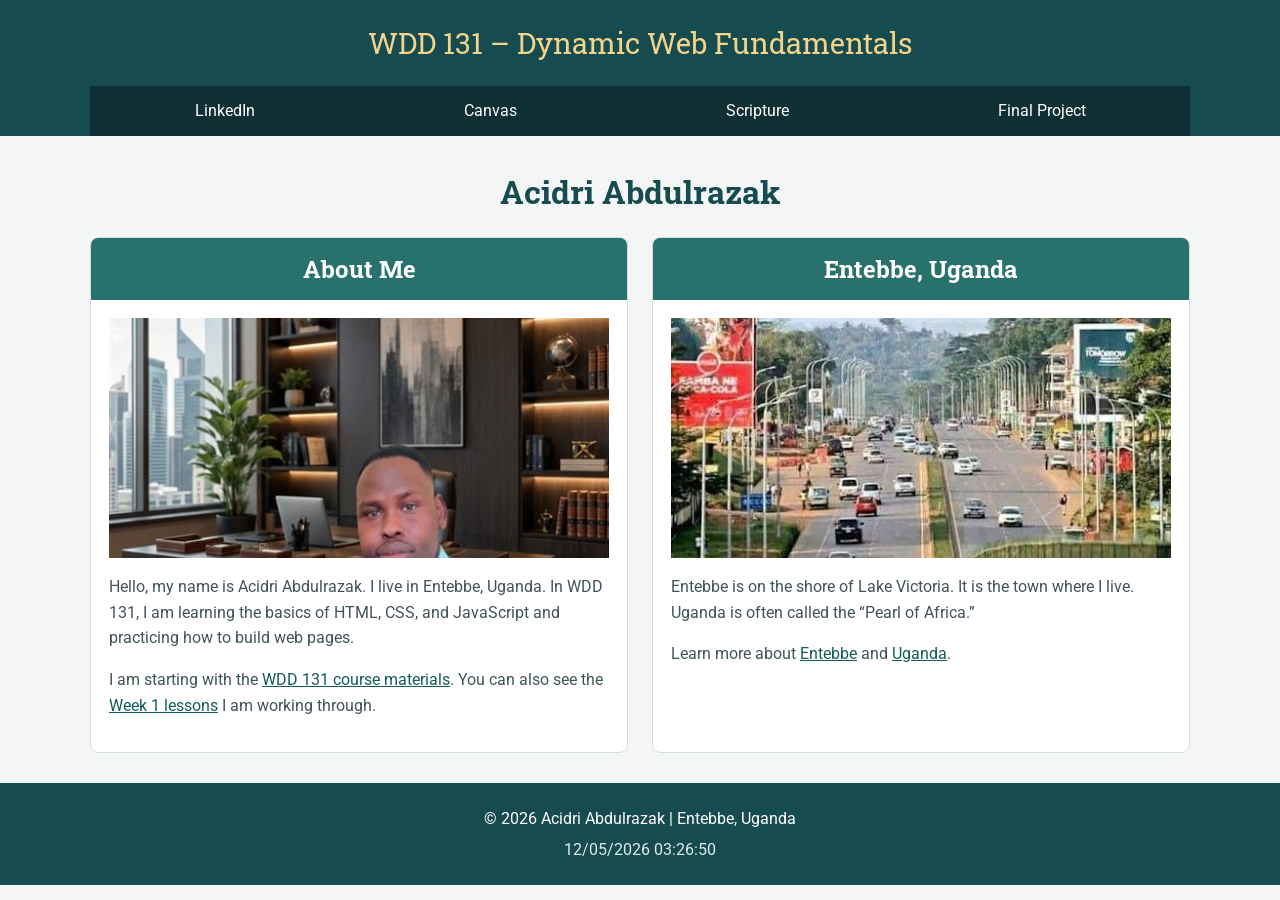
<file: index.html>
<!DOCTYPE html>
<html lang="en">
<head>
    <meta charset="UTF-8">
    <meta name="viewport" content="width=device-width, initial-scale=1.0">
    <meta name="description" content="WDD 131 – Dynamic Web Fundamentals homepage for Acidri Abdulrazak, with a student introduction and information about Entebbe, Uganda.">
    <meta name="author" content="Acidri Abdulrazak">
    <title>WDD 131 – Dynamic Web Fundamentals – Acidri Abdulrazak</title>
    <link rel="preconnect" href="https://fonts.googleapis.com">
    <link rel="preconnect" href="https://fonts.gstatic.com" crossorigin>
    <link href="https://fonts.googleapis.com/css2?family=Roboto:wght@400;500;700&family=Roboto+Slab:wght@600;700&display=swap" rel="stylesheet">
    <link rel="stylesheet" href="styles/base.css">
    <script src="scripts/getdates.js" defer></script>
</head>
<body>
    <header class="site-header">
        <div class="header-inner">
            <span id="course-title">WDD 131 – Dynamic Web Fundamentals</span>
            <nav aria-label="Main navigation">
                <a href="https://www.linkedin.com/in/acidri-abdulrazak-b631b9289/">LinkedIn</a>
                <a href="https://byupw.instructure.com/">Canvas</a>
                <a href="https://www.churchofjesuschrist.org/study/scriptures">Scripture</a>
                <a href="#" aria-label="Final Project folder placeholder">Final Project</a>
            </nav>
        </div>
    </header>

    <main>
        <h1>Acidri Abdulrazak</h1>
        <div class="card-grid">
            <section class="card">
                <h2>About Me</h2>
                <div class="card-content">
                    <img class="profile-photo" src="images/acidri-portrait.jpg" alt="Portrait of Acidri Abdulrazak">
                    <div class="card-copy">
                        <p>Hello, my name is Acidri Abdulrazak. I live in Entebbe, Uganda. In WDD 131, I am learning the basics of HTML, CSS, and JavaScript and practicing how to build web pages.</p>
                        <p>I am starting with the <a href="https://byui-cse.github.io/wdd131-ww-course/">WDD 131 course materials</a>. You can also see the <a href="https://byui-cse.github.io/wdd131-ww-course/week01/">Week 1 lessons</a> I am working through.</p>
                    </div>
                </div>
            </section>

            <section class="card">
                <h2>Entebbe, Uganda</h2>
                <div class="card-content">
                    <img class="location-photo" src="images/entebbe-view.jpg" alt="View of Entebbe, Uganda">
                    <div class="card-copy">
                        <p>Entebbe is on the shore of Lake Victoria. It is the town where I live. Uganda is often called the “Pearl of Africa.”</p>
                        <p>Learn more about <a href="https://en.wikipedia.org/wiki/Entebbe">Entebbe</a> and <a href="https://en.wikipedia.org/wiki/Uganda">Uganda</a>.</p>
                    </div>
                </div>
            </section>
        </div>
    </main>

    <footer class="site-footer">
        <p>© <span id="currentyear"></span> Acidri Abdulrazak | Entebbe, Uganda</p>
        <p id="lastModified"></p>
    </footer>
</body>
</html>
</file>
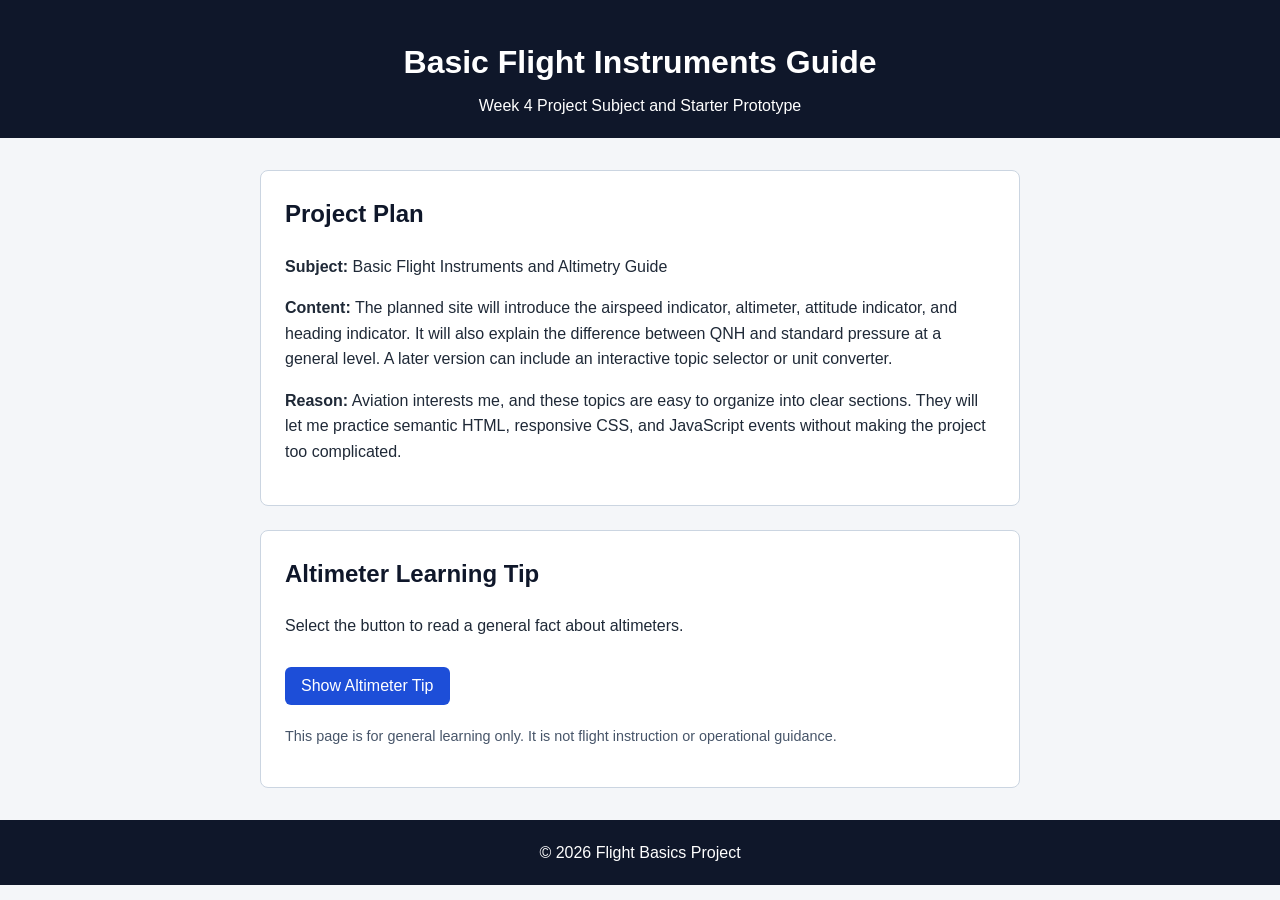
<file: flight-guide.html>
<!DOCTYPE html>
<html lang="en">
<head>
    <meta charset="UTF-8">
    <meta name="viewport" content="width=device-width, initial-scale=1.0">
    <meta name="description" content="A beginner-friendly introduction to flight instruments and altimetry.">
    <title>Basic Flight Instruments Guide</title>
    <link rel="stylesheet" href="styles/flight%20guide.css">
    <script src="scripts/flight-guide.js" defer></script>
</head>
<body>
    <header>
        <h1>Basic Flight Instruments Guide</h1>
        <p>Week 4 Project Subject and Starter Prototype</p>
    </header>

    <main>
        <section class="project-summary" aria-labelledby="project-title">
            <h2 id="project-title">Project Plan</h2>
            <p><strong>Subject:</strong> Basic Flight Instruments and Altimetry Guide</p>
            <p><strong>Content:</strong> The planned site will introduce the airspeed indicator, altimeter, attitude indicator, and heading indicator. It will also explain the difference between QNH and standard pressure at a general level. A later version can include an interactive topic selector or unit converter.</p>
            <p><strong>Reason:</strong> Aviation interests me, and these topics are easy to organize into clear sections. They will let me practice semantic HTML, responsive CSS, and JavaScript events without making the project too complicated.</p>
        </section>

        <section class="card" aria-labelledby="altimeter-title">
            <h2 id="altimeter-title">Altimeter Learning Tip</h2>
            <p id="status-text" aria-live="polite">Select the button to read a general fact about altimeters.</p>
            <button id="tip-btn" type="button">Show Altimeter Tip</button>
            <p class="notice">This page is for general learning only. It is not flight instruction or operational guidance.</p>
        </section>
    </main>

    <footer>
        <p>&copy; <span id="year"></span> Flight Basics Project</p>
    </footer>
</body>
</html>
</file>
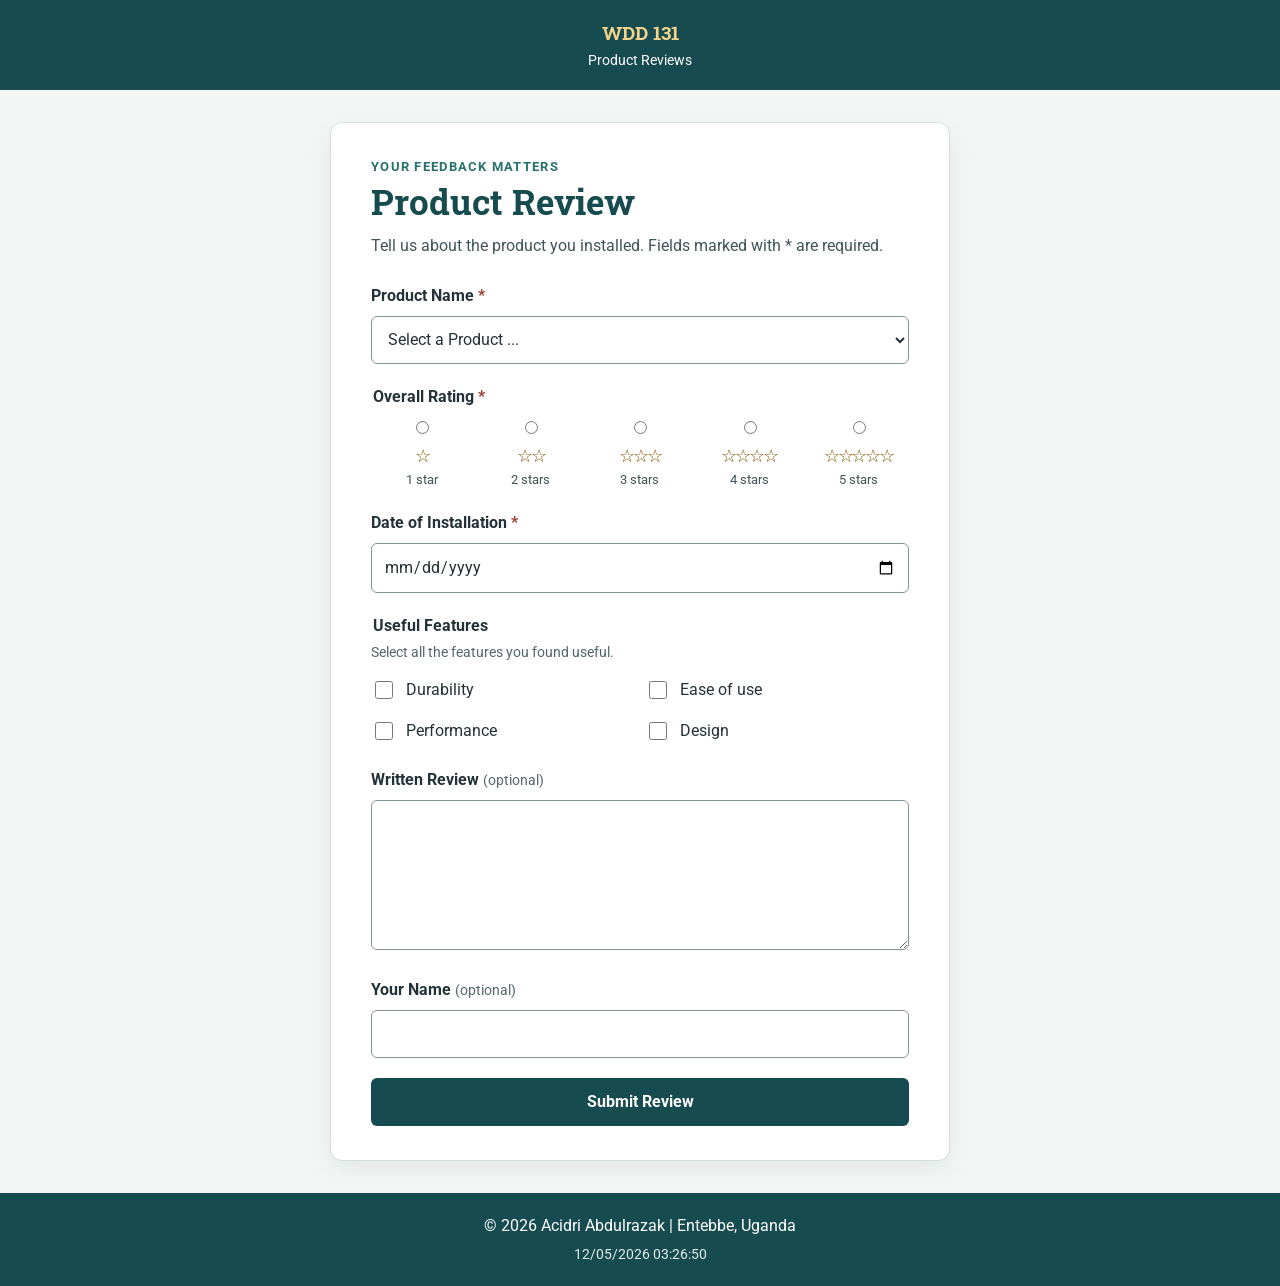
<file: form.html>
<!DOCTYPE html>
<html lang="en">
<head>
    <meta charset="UTF-8">
    <meta name="viewport" content="width=device-width, initial-scale=1.0">
    <meta name="description" content="Share your experience with a product and help others choose what works for them.">
    <meta name="author" content="Acidri Abdulrazak">
    <title>Product Review | WDD 131</title>
    <link rel="preconnect" href="https://fonts.googleapis.com">
    <link rel="preconnect" href="https://fonts.gstatic.com" crossorigin>
    <link href="https://fonts.googleapis.com/css2?family=Roboto:wght@400;500;700&family=Roboto+Slab:wght@600;700&display=swap" rel="stylesheet">
    <link rel="stylesheet" href="styles/form.css">
    <script src="scripts/form.js" defer></script>
    <script src="scripts/getdates.js" defer></script>
</head>
<body>
    <header class="site-header">
        <p>WDD 131 <span>Product Reviews</span></p>
    </header>

    <main>
        <section class="form-card" aria-labelledby="page-title">
            <div class="page-intro">
                <p class="eyebrow">Your feedback matters</p>
                <h1 id="page-title">Product Review</h1>
                <p>Tell us about the product you installed. Fields marked with <span aria-hidden="true">*</span> are required.</p>
            </div>

            <form action="review.html" method="get">
                <div class="form-field">
                    <label for="product-name">Product Name <span aria-hidden="true">*</span></label>
                    <select id="product-name" name="product" required>
                        <option value="" disabled selected>Select a Product ...</option>
                    </select>
                </div>

                <fieldset class="form-field">
                    <legend>Overall Rating <span aria-hidden="true">*</span></legend>
                    <div class="rating-options">
                        <div class="rating-option">
                            <input type="radio" id="rating-1" name="rating" value="1" required>
                            <label for="rating-1"><span aria-hidden="true">☆</span> 1 star</label>
                        </div>
                        <div class="rating-option">
                            <input type="radio" id="rating-2" name="rating" value="2" required>
                            <label for="rating-2"><span aria-hidden="true">☆☆</span> 2 stars</label>
                        </div>
                        <div class="rating-option">
                            <input type="radio" id="rating-3" name="rating" value="3" required>
                            <label for="rating-3"><span aria-hidden="true">☆☆☆</span> 3 stars</label>
                        </div>
                        <div class="rating-option">
                            <input type="radio" id="rating-4" name="rating" value="4" required>
                            <label for="rating-4"><span aria-hidden="true">☆☆☆☆</span> 4 stars</label>
                        </div>
                        <div class="rating-option">
                            <input type="radio" id="rating-5" name="rating" value="5" required>
                            <label for="rating-5"><span aria-hidden="true">☆☆☆☆☆</span> 5 stars</label>
                        </div>
                    </div>
                </fieldset>

                <div class="form-field">
                    <label for="installation-date">Date of Installation <span aria-hidden="true">*</span></label>
                    <input type="date" id="installation-date" name="installation-date" required>
                </div>

                <fieldset class="form-field">
                    <legend>Useful Features</legend>
                    <p class="field-help">Select all the features you found useful.</p>
                    <div class="checkbox-options">
                        <label for="feature-durable">
                            <input type="checkbox" id="feature-durable" name="features" value="Durability">
                            Durability
                        </label>
                        <label for="feature-easy">
                            <input type="checkbox" id="feature-easy" name="features" value="Ease of use">
                            Ease of use
                        </label>
                        <label for="feature-performance">
                            <input type="checkbox" id="feature-performance" name="features" value="Performance">
                            Performance
                        </label>
                        <label for="feature-design">
                            <input type="checkbox" id="feature-design" name="features" value="Design">
                            Design
                        </label>
                    </div>
                </fieldset>

                <div class="form-field">
                    <label for="written-review">Written Review <span class="optional">(optional)</span></label>
                    <textarea id="written-review" name="written-review" rows="5"></textarea>
                </div>

                <div class="form-field">
                    <label for="user-name">Your Name <span class="optional">(optional)</span></label>
                    <input type="text" id="user-name" name="user-name" autocomplete="name">
                </div>

                <input class="submit-button" type="submit" value="Submit Review">
            </form>
        </section>
    </main>

    <footer class="site-footer">
        <p>© <span id="currentyear"></span> Acidri Abdulrazak | Entebbe, Uganda</p>
        <p id="lastModified"></p>
    </footer>
</body>
</html>
</file>
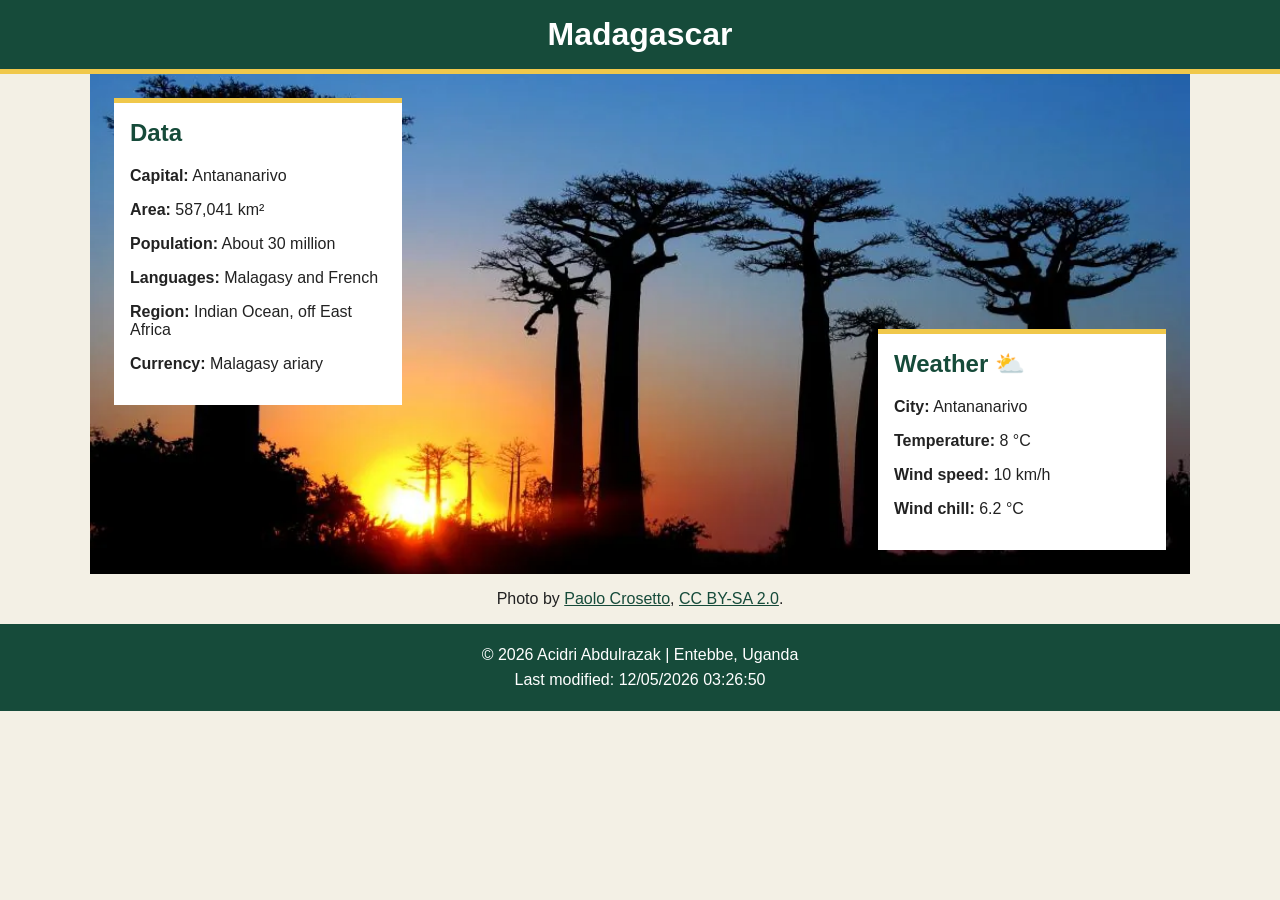
<file: place.html>
<!DOCTYPE html>
<html lang="en">
<head>
  <meta charset="UTF-8">
  <meta name="viewport" content="width=device-width, initial-scale=1.0">
  <meta name="description" content="Learn about Madagascar and see sample weather for its capital, Antananarivo.">
  <meta name="author" content="Acidri Abdulrazak">
  <title>Madagascar | WDD 131</title>
  <link rel="icon" href="images/weather-partly-cloudy.svg" type="image/svg+xml">
  <link rel="stylesheet" href="styles/place.css">
  <script src="scripts/place.js" defer></script>
</head>
<body>
  <header>
    <h1>Madagascar</h1>
  </header>

  <main>
    <div class="hero">
      <picture>
        <source media="(max-width: 42rem)" srcset="images/madagascar-baobabs-mobile.webp">
        <img src="images/madagascar-baobabs-wide.webp" alt="Baobab trees at sunrise in Madagascar" width="1024" height="574">
      </picture>
    </div>

    <div class="info">
      <section class="card">
        <h2>Data</h2>
        <p><strong>Capital:</strong> Antananarivo</p>
        <p><strong>Area:</strong> 587,041 km²</p>
        <p><strong>Population:</strong> About 30 million</p>
        <p><strong>Languages:</strong> Malagasy and French</p>
        <p><strong>Region:</strong> Indian Ocean, off East Africa</p>
        <p><strong>Currency:</strong> Malagasy ariary</p>
      </section>

      <section class="card">
        <h2 class="weather-heading">
          Weather
          <img class="weather-icon" src="images/weather-partly-cloudy.svg" alt="" width="32" height="32">
        </h2>
        <p><strong>City:</strong> Antananarivo</p>
        <p><strong>Temperature:</strong> <span id="temperature">8</span> °C</p>
        <p><strong>Wind speed:</strong> <span id="wind-speed">10</span> km/h</p>
        <p><strong>Wind chill:</strong> <span id="wind-chill">N/A</span></p>
      </section>
    </div>
  </main>

  <p class="photo-credit">
    Photo by <a href="https://commons.wikimedia.org/wiki/File:Avenue_of_the_baobabs_at_sunrise_blue_and_gold_madagascar.jpg">Paolo Crosetto</a>,
    <a href="https://creativecommons.org/licenses/by-sa/2.0/">CC BY-SA 2.0</a>.
  </p>

  <footer>
    <p>&copy; <span id="current-year"></span> Acidri Abdulrazak | Entebbe, Uganda</p>
    <p>Last modified: <span id="last-modified"></span></p>
  </footer>
</body>
</html>
</file>
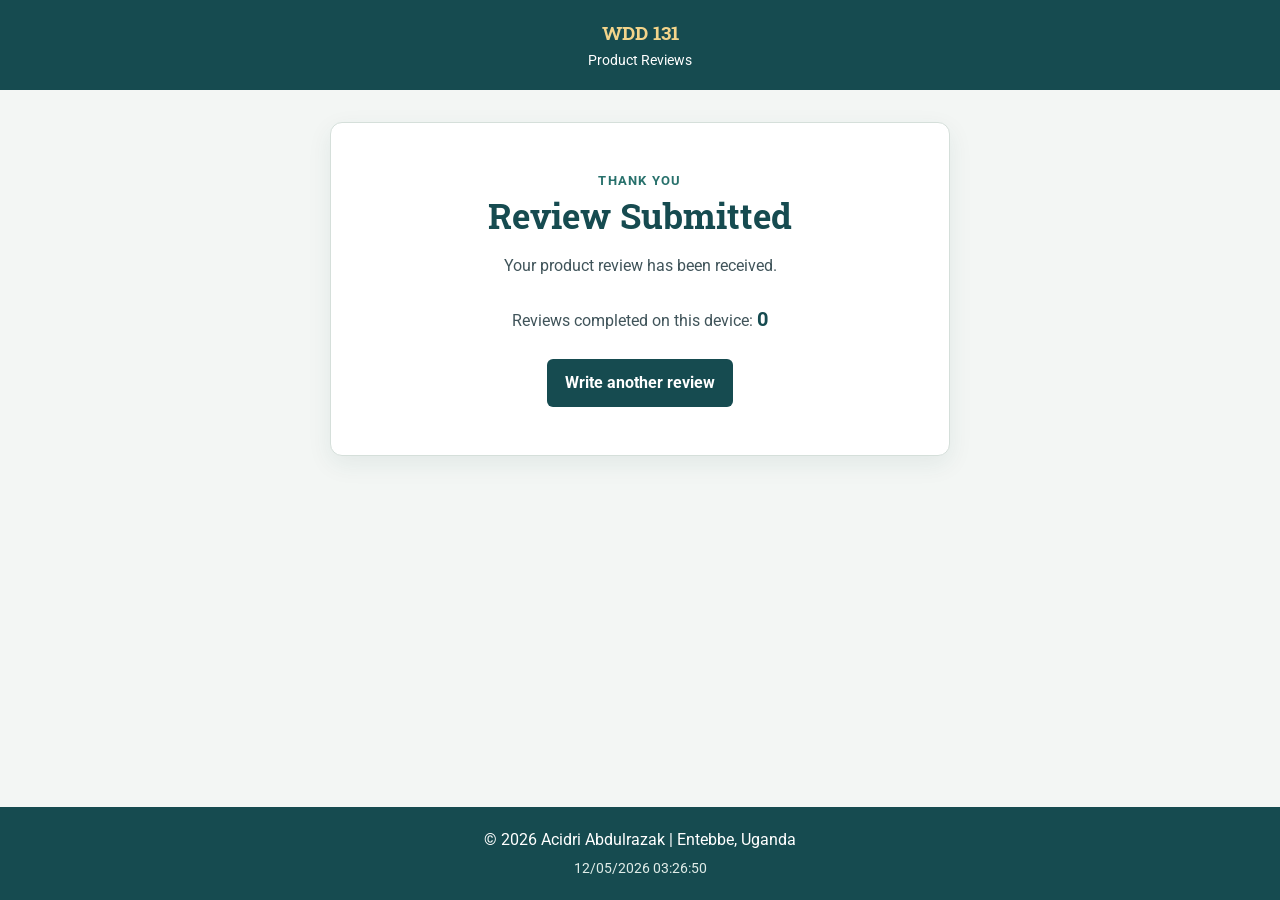
<file: review.html>
<!DOCTYPE html>
<html lang="en">
<head>
    <meta charset="UTF-8">
    <meta name="viewport" content="width=device-width, initial-scale=1.0">
    <meta name="description" content="Confirmation of your product review submission.">
    <meta name="author" content="Acidri Abdulrazak">
    <title>Review Submitted | WDD 131</title>
    <link rel="preconnect" href="https://fonts.googleapis.com">
    <link rel="preconnect" href="https://fonts.gstatic.com" crossorigin>
    <link href="https://fonts.googleapis.com/css2?family=Roboto:wght@400;500;700&family=Roboto+Slab:wght@600;700&display=swap" rel="stylesheet">
    <link rel="stylesheet" href="styles/form.css">
    <script src="scripts/form.js" defer></script>
    <script src="scripts/getdates.js" defer></script>
</head>
<body>
    <header class="site-header">
        <p>WDD 131 <span>Product Reviews</span></p>
    </header>

    <main>
        <section class="confirmation-card" aria-labelledby="page-title">
            <p class="eyebrow">Thank you</p>
            <h1 id="page-title">Review Submitted</h1>
            <p>Your product review has been received.</p>
            <p class="review-count">Reviews completed on this device: <strong id="review-count" aria-live="polite">0</strong></p>
            <a class="return-link" href="form.html">Write another review</a>
        </section>
    </main>

    <footer class="site-footer">
        <p>© <span id="currentyear"></span> Acidri Abdulrazak | Entebbe, Uganda</p>
        <p id="lastModified"></p>
    </footer>
</body>
</html>
</file>
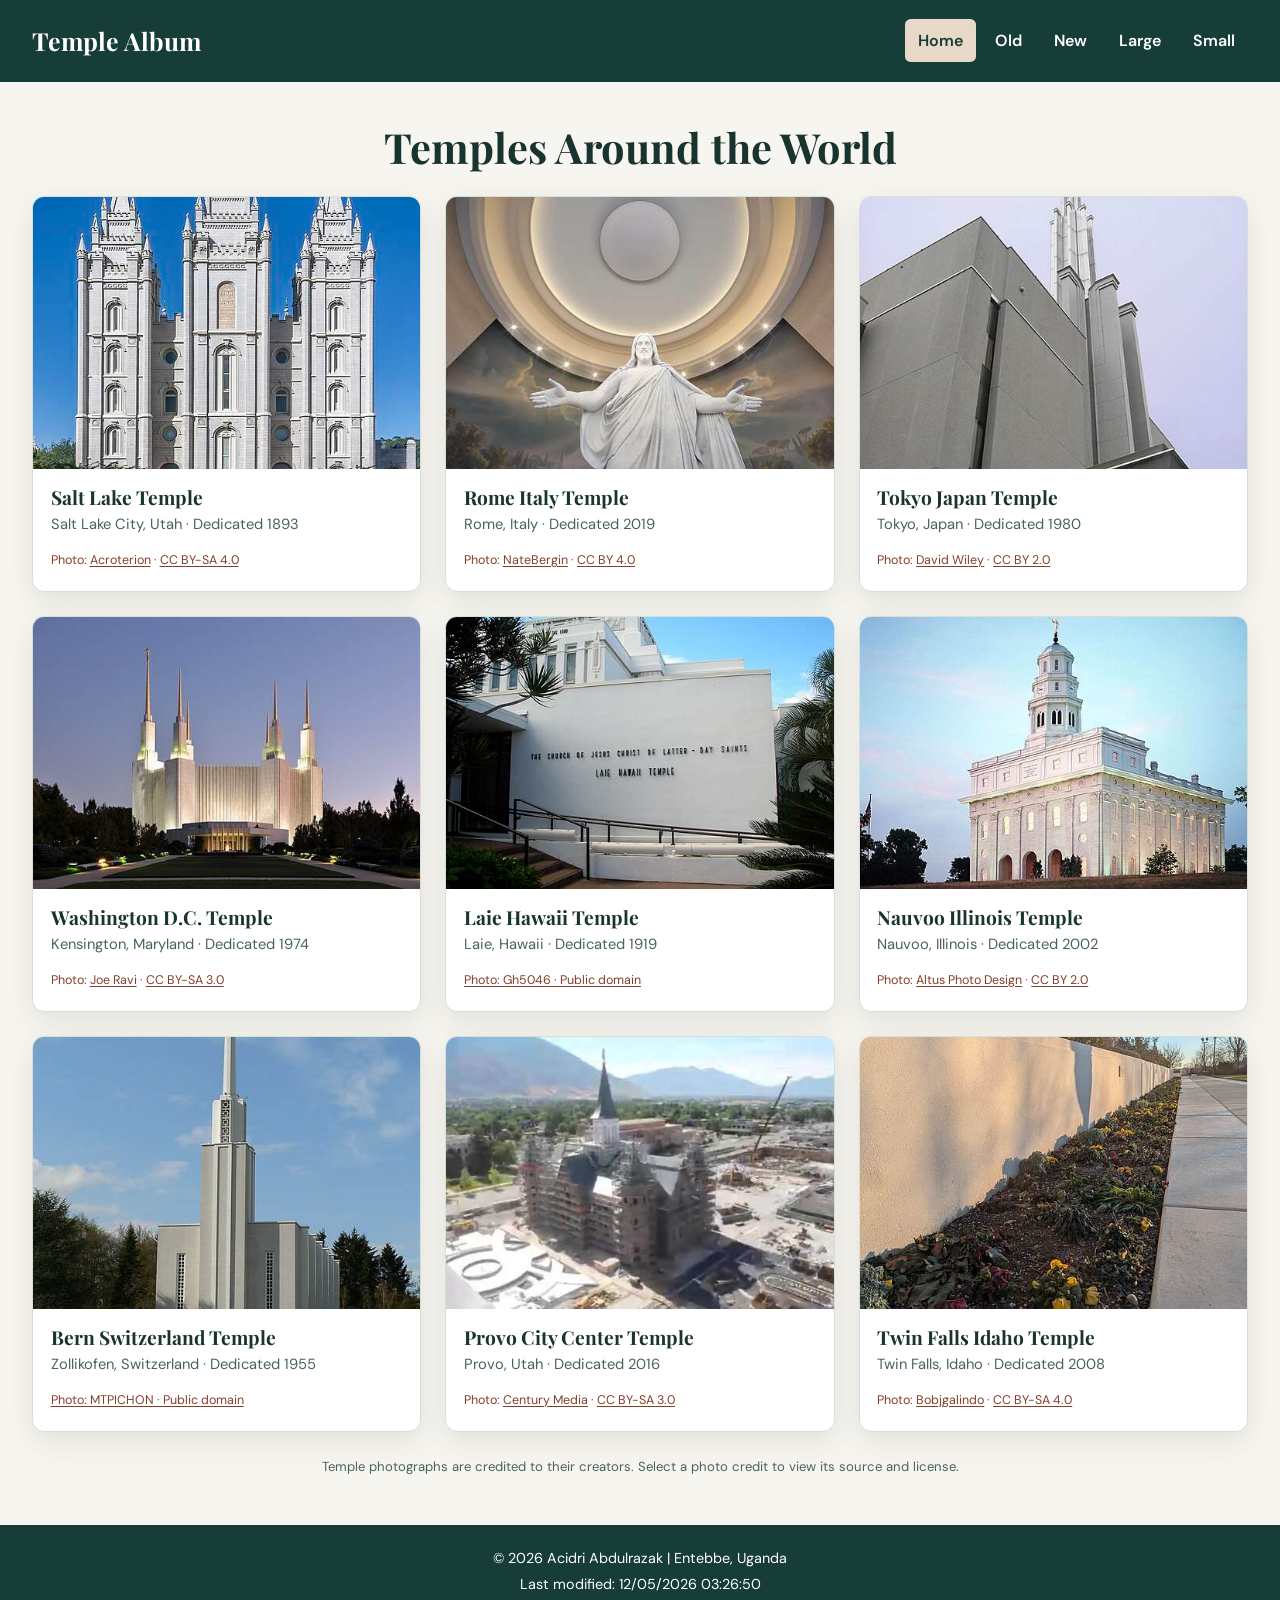
<file: temples.html>
<!DOCTYPE html>
<html lang="en">
<head>
  <meta charset="UTF-8">
  <meta name="viewport" content="width=device-width, initial-scale=1.0">
  <meta name="description" content="Explore temples around the world in this responsive temple album.">
  <meta name="author" content="Acidri Abdulrazak">
  <title>Temple Album | WDD 131</title>
  <link rel="preconnect" href="https://fonts.googleapis.com">
  <link rel="preconnect" href="https://fonts.gstatic.com" crossorigin>
  <link href="https://fonts.googleapis.com/css2?family=DM+Sans:wght@400;500;600;700&family=Playfair+Display:wght@600;700&display=swap" rel="stylesheet">
  <link rel="stylesheet" href="styles/temples.css">
  <link rel="stylesheet" href="styles/temples-large.css">
  <script src="scripts/temples.js" defer></script>
</head>
<body>
  <header class="site-header">
    <div class="header-top">
      <a class="site-title" href="#temples">Temple Album</a>
      <button class="menu-toggle" type="button" aria-label="Open navigation menu" aria-expanded="false" aria-controls="primary-navigation">
        <span class="menu-icon" aria-hidden="true">☰</span>
      </button>
    </div>
    <nav aria-label="Main navigation">
      <ul class="navigation" id="primary-navigation">
        <li><a href="#temples" aria-current="page">Home</a></li>
        <li><a href="#temples">Old</a></li>
        <li><a href="#temples">New</a></li>
        <li><a href="#temples">Large</a></li>
        <li><a href="#temples">Small</a></li>
      </ul>
    </nav>
  </header>

  <main id="temples">
    <h1>Temples Around the World</h1>
    <div class="temple-grid">
      <figure class="temple-card">
        <img src="images/salt-lake.jpg" alt="The Salt Lake Temple rising above Temple Square" width="500" height="698" loading="lazy">
        <figcaption>
          <h2>Salt Lake Temple</h2>
          <p>Salt Lake City, Utah · Dedicated 1893</p>
          <span class="photo-credit">Photo: <a href="https://commons.wikimedia.org/wiki/File:Salt_Lake_Temple_UT2.jpg" target="_blank" rel="noopener noreferrer">Acroterion</a> · <a href="https://creativecommons.org/licenses/by-sa/4.0/" target="_blank" rel="noopener noreferrer">CC BY-SA 4.0</a></span>
        </figcaption>
      </figure>

      <figure class="temple-card">
        <img src="images/rome.jpg" alt="A domed interior with a statue of Christ inside the Rome Italy Temple" width="500" height="357" loading="lazy">
        <figcaption>
          <h2>Rome Italy Temple</h2>
          <p>Rome, Italy · Dedicated 2019</p>
          <span class="photo-credit">Photo: <a href="https://commons.wikimedia.org/wiki/File:LDS_Rome_Temple_2.jpg" target="_blank" rel="noopener noreferrer">NateBergin</a> · <a href="https://creativecommons.org/licenses/by/4.0/" target="_blank" rel="noopener noreferrer">CC BY 4.0</a></span>
        </figcaption>
      </figure>

      <figure class="temple-card">
        <img src="images/tokyo.jpg" alt="The Tokyo Japan Temple on a rainy day" width="500" height="667" loading="lazy">
        <figcaption>
          <h2>Tokyo Japan Temple</h2>
          <p>Tokyo, Japan · Dedicated 1980</p>
          <span class="photo-credit">Photo: <a href="https://commons.wikimedia.org/wiki/File:Tokyo_LDS_Temple_by_opencontent.jpeg" target="_blank" rel="noopener noreferrer">David Wiley</a> · <a href="https://creativecommons.org/licenses/by/2.0/" target="_blank" rel="noopener noreferrer">CC BY 2.0</a></span>
        </figcaption>
      </figure>

      <figure class="temple-card">
        <img src="images/washington-dc.jpg" alt="The Washington D.C. Temple illuminated at dusk" width="500" height="340" loading="lazy">
        <figcaption>
          <h2>Washington D.C. Temple</h2>
          <p>Kensington, Maryland · Dedicated 1974</p>
          <span class="photo-credit">Photo: <a href="https://commons.wikimedia.org/wiki/File:Washington_D.C._Temple_At_Dusk.jpg" target="_blank" rel="noopener noreferrer">Joe Ravi</a> · <a href="https://creativecommons.org/licenses/by-sa/3.0/" target="_blank" rel="noopener noreferrer">CC BY-SA 3.0</a></span>
        </figcaption>
      </figure>

      <figure class="temple-card">
        <img src="images/laie.jpg" alt="The entrance to the Laie Hawaii Temple" width="500" height="374" loading="lazy">
        <figcaption>
          <h2>Laie Hawaii Temple</h2>
          <p>Laie, Hawaii · Dedicated 1919</p>
          <a class="photo-credit" href="https://commons.wikimedia.org/wiki/File:LDS_Laie_Hawaii_Temple_entrance.jpg" target="_blank" rel="noopener noreferrer">Photo: Gh5046 · Public domain</a>
        </figcaption>
      </figure>

      <figure class="temple-card">
        <img src="images/nauvoo.jpg" alt="The Nauvoo Illinois Temple glowing at dusk" width="500" height="400" loading="lazy">
        <figcaption>
          <h2>Nauvoo Illinois Temple</h2>
          <p>Nauvoo, Illinois · Dedicated 2002</p>
          <span class="photo-credit">Photo: <a href="https://commons.wikimedia.org/wiki/File:Nauvoo_Illinois_Temple,_At_Dusk.jpg" target="_blank" rel="noopener noreferrer">Altus Photo Design</a> · <a href="https://creativecommons.org/licenses/by/2.0/" target="_blank" rel="noopener noreferrer">CC BY 2.0</a></span>
        </figcaption>
      </figure>

      <figure class="temple-card">
        <img src="images/bern.jpg" alt="The Bern Switzerland Temple set among green trees" width="500" height="667" loading="lazy">
        <figcaption>
          <h2>Bern Switzerland Temple</h2>
          <p>Zollikofen, Switzerland · Dedicated 1955</p>
          <a class="photo-credit" href="https://commons.wikimedia.org/wiki/File:LDS_Bern_Switzerland_Temple.jpg" target="_blank" rel="noopener noreferrer">Photo: MTPICHON · Public domain</a>
        </figcaption>
      </figure>

      <figure class="temple-card">
        <img src="images/provo.jpg" alt="The Provo City Center Temple at twilight" width="500" height="333" loading="lazy">
        <figcaption>
          <h2>Provo City Center Temple</h2>
          <p>Provo, Utah · Dedicated 2016</p>
          <span class="photo-credit">Photo: <a href="https://commons.wikimedia.org/wiki/File:Provo_City_Center_LDS_Temple_time-lapse_video.webm" target="_blank" rel="noopener noreferrer">Century Media</a> · <a href="https://creativecommons.org/licenses/by-sa/3.0/" target="_blank" rel="noopener noreferrer">CC BY-SA 3.0</a></span>
        </figcaption>
      </figure>

      <figure class="temple-card">
        <img src="images/twin-falls.jpg" alt="The Twin Falls Idaho Temple surrounded by a winter garden" width="500" height="664" loading="lazy">
        <figcaption>
          <h2>Twin Falls Idaho Temple</h2>
          <p>Twin Falls, Idaho · Dedicated 2008</p>
          <span class="photo-credit">Photo: <a href="https://commons.wikimedia.org/wiki/File:Winter_garden_Twin_Falls_Idaho_Temple.jpg" target="_blank" rel="noopener noreferrer">Bobjgalindo</a> · <a href="https://creativecommons.org/licenses/by-sa/4.0/" target="_blank" rel="noopener noreferrer">CC BY-SA 4.0</a></span>
        </figcaption>
      </figure>
    </div>
    <p class="image-note">Temple photographs are credited to their creators. Select a photo credit to view its source and license.</p>
  </main>

  <footer class="site-footer">
    <p>&copy; <span id="current-year"></span> Acidri Abdulrazak | Entebbe, Uganda</p>
    <p>Last modified: <span id="last-modified"></span></p>
  </footer>
</body>
</html>
</file>
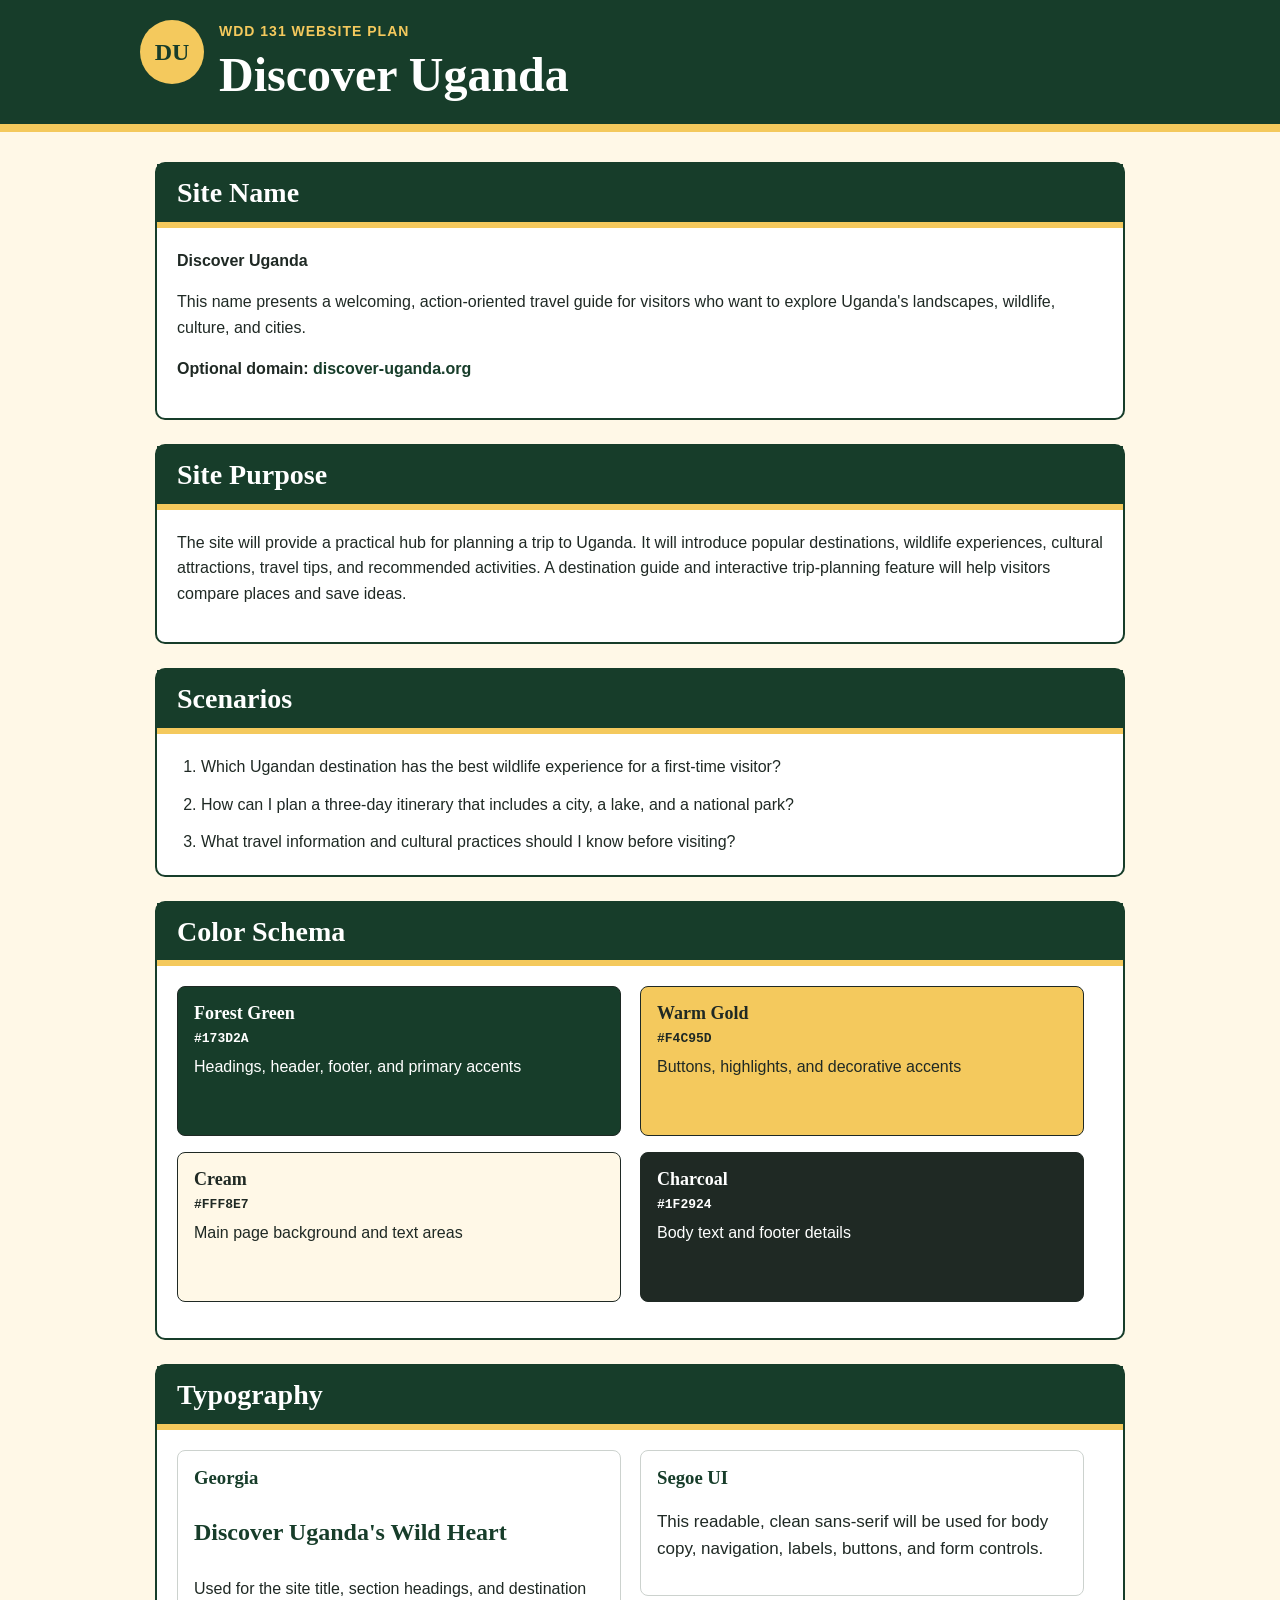
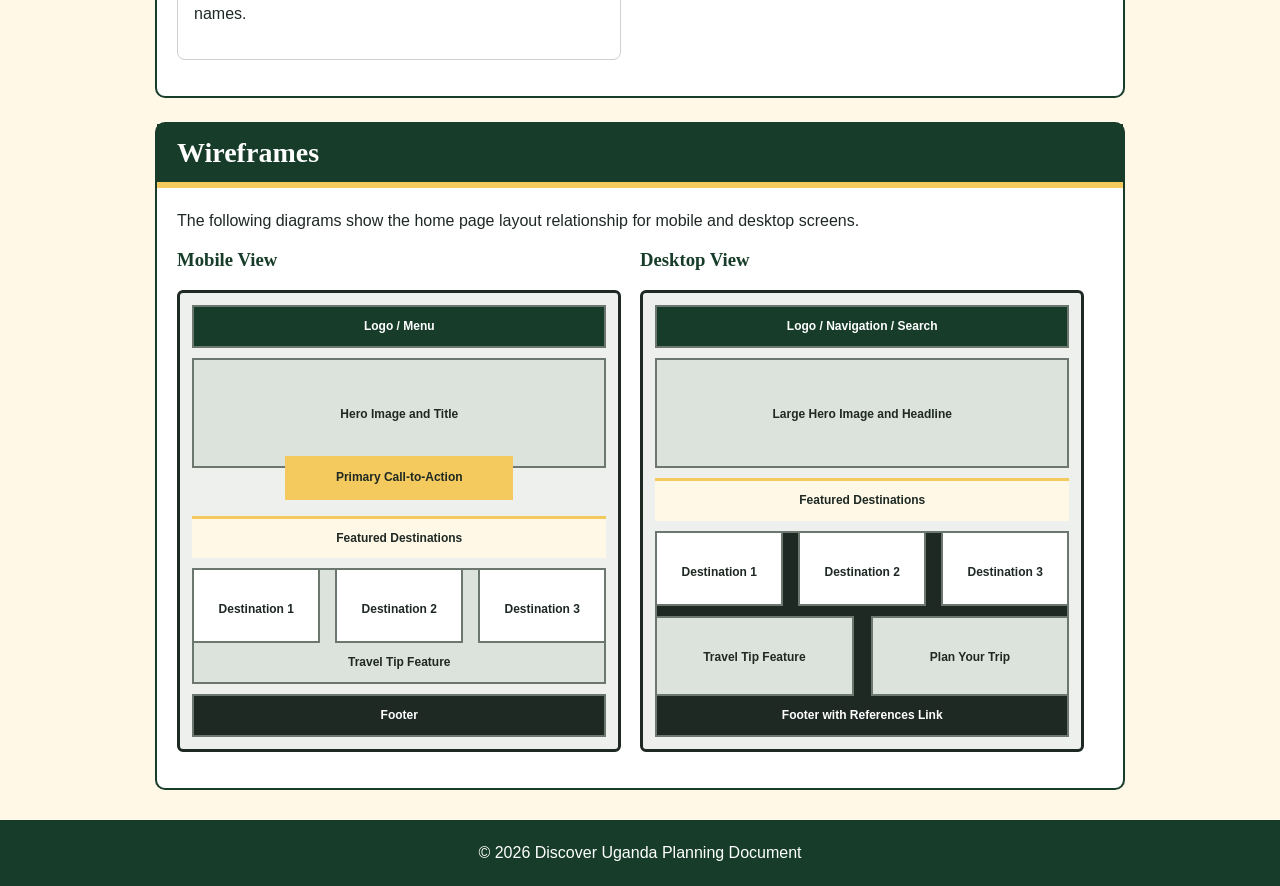
<file: project/siteplan.html>
<!DOCTYPE html>
<html lang="en">
<head>
  <meta charset="UTF-8">
  <meta name="viewport" content="width=device-width, initial-scale=1">
  <meta name="description" content="Website planning document for Discover Uganda, a travel guide for exploring destinations, culture, and practical trip information in Uganda.">
  <meta name="author" content="Acidri Abdulrazak">
  <title>Discover Uganda - Website Plan</title>
  <link rel="stylesheet" href="styles/siteplan.css">
</head>
<body>
  <header class="site-header">
    <div class="brand">
      <div class="brand-logo" role="img" aria-label="Discover Uganda logo">DU</div>
      <div>
        <p class="eyebrow">WDD 131 Website Plan</p>
        <h1>Discover Uganda</h1>
      </div>
    </div>
  </header>

  <main>
    <section class="plan-section" id="site-name" aria-labelledby="site-name-heading">
      <h2 id="site-name-heading">Site Name</h2>
      <div class="section-content">
        <p><strong>Discover Uganda</strong></p>
        <p>This name presents a welcoming, action-oriented travel guide for visitors who want to explore Uganda's landscapes, wildlife, culture, and cities.</p>
        <p><strong>Optional domain:</strong> <span class="domain">discover-uganda.org</span></p>
      </div>
    </section>

    <section class="plan-section" id="site-purpose" aria-labelledby="site-purpose-heading">
      <h2 id="site-purpose-heading">Site Purpose</h2>
      <div class="section-content">
        <p>The site will provide a practical hub for planning a trip to Uganda. It will introduce popular destinations, wildlife experiences, cultural attractions, travel tips, and recommended activities. A destination guide and interactive trip-planning feature will help visitors compare places and save ideas.</p>
      </div>
    </section>

    <section class="plan-section" id="scenarios" aria-labelledby="scenarios-heading">
      <h2 id="scenarios-heading">Scenarios</h2>
      <div class="section-content">
        <ol class="scenario-list">
          <li>Which Ugandan destination has the best wildlife experience for a first-time visitor?</li>
          <li>How can I plan a three-day itinerary that includes a city, a lake, and a national park?</li>
          <li>What travel information and cultural practices should I know before visiting?</li>
        </ol>
      </div>
    </section>

    <section class="plan-section" id="color-schema" aria-labelledby="color-schema-heading">
      <h2 id="color-schema-heading">Color Schema</h2>
      <div class="section-content">
        <div class="color-grid">
          <article class="color-card forest">
            <h3>Forest Green</h3>
            <code>#173D2A</code>
            <span>Headings, header, footer, and primary accents</span>
          </article>
          <article class="color-card gold">
            <h3>Warm Gold</h3>
            <code>#F4C95D</code>
            <span>Buttons, highlights, and decorative accents</span>
          </article>
          <article class="color-card cream">
            <h3>Cream</h3>
            <code>#FFF8E7</code>
            <span>Main page background and text areas</span>
          </article>
          <article class="color-card charcoal">
            <h3>Charcoal</h3>
            <code>#1F2924</code>
            <span>Body text and footer details</span>
          </article>
        </div>
      </div>
    </section>

    <section class="plan-section" id="typography" aria-labelledby="typography-heading">
      <h2 id="typography-heading">Typography</h2>
      <div class="section-content typography-grid">
        <article class="type-card">
          <h3>Georgia</h3>
          <p class="heading-example">Discover Uganda's Wild Heart</p>
          <p>Used for the site title, section headings, and destination names.</p>
        </article>
        <article class="type-card">
          <h3>Segoe UI</h3>
          <p class="body-example">This readable, clean sans-serif will be used for body copy, navigation, labels, buttons, and form controls.</p>
        </article>
      </div>
    </section>

    <section class="plan-section" id="wireframes" aria-labelledby="wireframes-heading">
      <h2 id="wireframes-heading">Wireframes</h2>
      <div class="section-content">
        <p>The following diagrams show the home page layout relationship for mobile and desktop screens.</p>
        <div class="wireframe-grid">
          <article class="wireframe-card">
            <h3>Mobile View</h3>
            <div class="wireframe mobile" role="img" aria-label="Mobile home page wireframe">
              <div class="wire-box wire-nav">Logo / Menu</div>
              <div class="wire-box wire-hero">Hero Image and Title</div>
              <div class="wire-box wire-button">Primary Call-to-Action</div>
              <div class="wire-box wire-heading">Featured Destinations</div>
              <div class="wire-cards">
                <div class="wire-card">Destination 1</div>
                <div class="wire-card">Destination 2</div>
                <div class="wire-card">Destination 3</div>
              </div>
              <div class="wire-box wire-feature">Travel Tip Feature</div>
              <div class="wire-box wire-footer">Footer</div>
            </div>
          </article>

          <article class="wireframe-card">
            <h3>Desktop View</h3>
            <div class="wireframe desktop" role="img" aria-label="Desktop home page wireframe">
              <div class="wire-box wire-nav">Logo / Navigation / Search</div>
              <div class="wire-box wire-hero">Large Hero Image and Headline</div>
              <div class="wire-box wire-heading">Featured Destinations</div>
              <div class="wire-cards">
                <div class="wire-card">Destination 1</div>
                <div class="wire-card">Destination 2</div>
                <div class="wire-card">Destination 3</div>
              </div>
              <div class="desktop-feature-row">
                <div class="wire-box wire-feature">Travel Tip Feature</div>
                <div class="wire-box wire-feature">Plan Your Trip</div>
              </div>
              <div class="wire-box wire-footer">Footer with References Link</div>
            </div>
          </article>
        </div>
      </div>
    </section>
  </main>

  <footer class="site-footer">
    <p>&copy; 2026 Discover Uganda Planning Document</p>
  </footer>
</body>
</html>
</file>
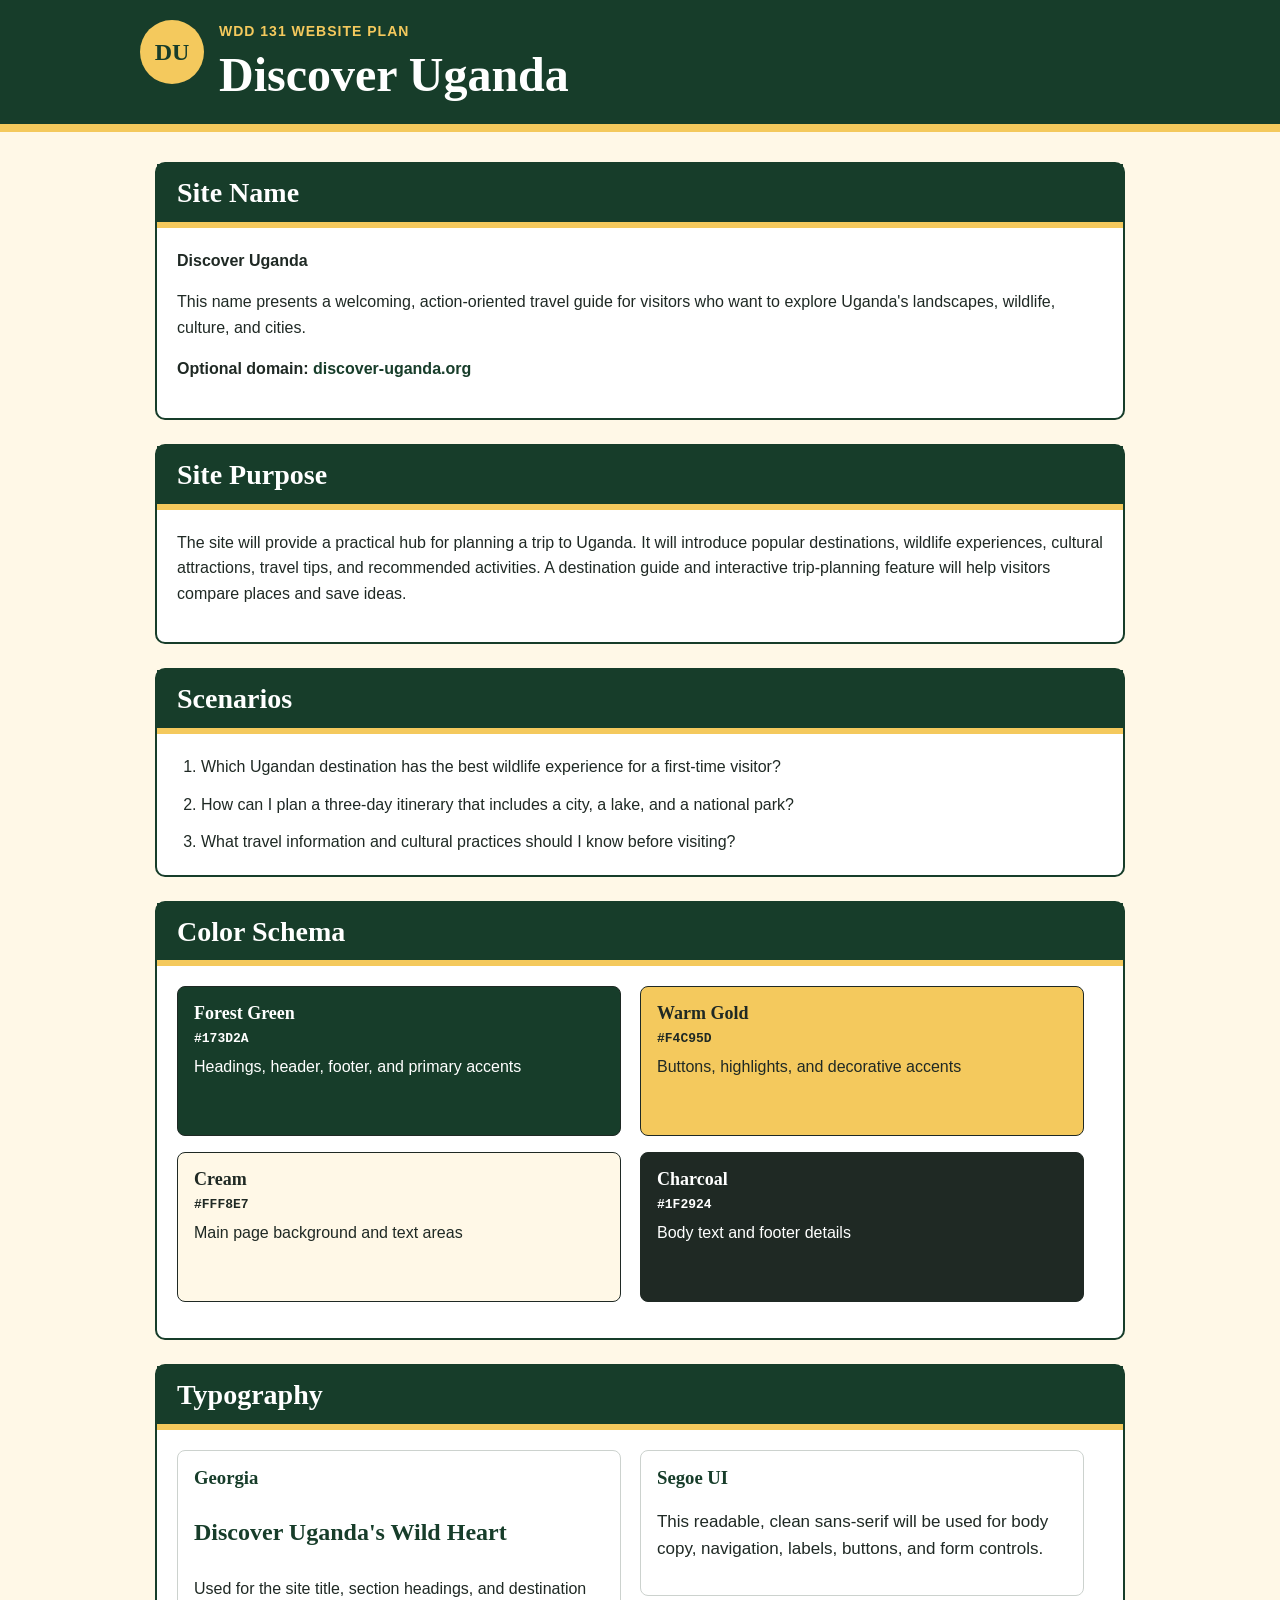
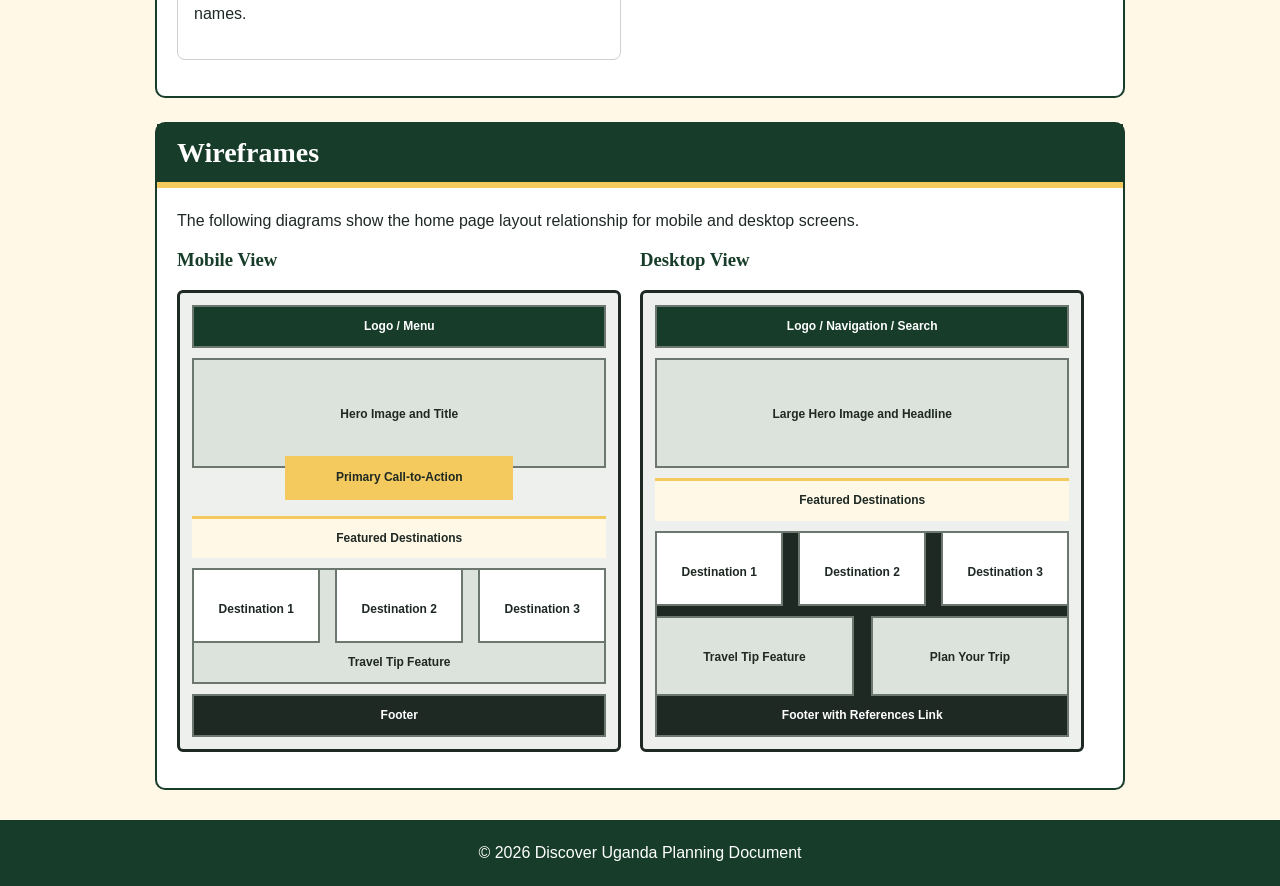
<file: styles/siteplan.html>
<!DOCTYPE html>
<html lang="en">
<head>
  <meta charset="UTF-8">
  <meta name="viewport" content="width=device-width, initial-scale=1">
  <meta http-equiv="refresh" content="0; url=../project/siteplan.html">
  <title>Discover Uganda Website Plan</title>
</head>
<body>
  <p><a href="../project/siteplan.html">Open the Discover Uganda website plan</a>.</p>
</body>
</html>
</file>
<file: styles/base.css>
* {
    box-sizing: border-box;
}

body {
    margin: 0;
    color: #233238;
    background: #f3f6f4;
    font-family: "Roboto", Arial, sans-serif;
    line-height: 1.6;
}

.site-header {
    color: white;
    background: #164b50;
}

.header-inner {
    width: 90%;
    max-width: 1100px;
    margin: 0 auto;
}

#course-title {
    display: block;
    padding: 20px 0;
    color: #f3d48a;
    font-family: "Roboto Slab", Georgia, serif;
    font-size: 1.8rem;
    text-align: center;
}

nav {
    display: flex;
    justify-content: space-around;
    background: #102f34;
}

nav a {
    padding: 12px 18px;
    color: white;
    text-align: center;
    text-decoration: none;
}

nav a:hover {
    color: #102f34;
    background: #f3d48a;
}

main {
    width: 90%;
    max-width: 1100px;
    margin: 30px auto;
}

h1,
h2 {
    font-family: "Roboto Slab", Georgia, serif;
}

h1 {
    margin: 0 0 20px;
    color: #164b50;
    text-align: center;
}

.card-grid {
    display: grid;
    grid-template-columns: 1fr 1fr;
    gap: 24px;
}

.card {
    overflow: hidden;
    border: 1px solid #d5dfda;
    border-radius: 8px;
    background: white;
}

.card h2 {
    margin: 0;
    padding: 12px;
    color: white;
    background: #28716c;
    text-align: center;
}

.card-content {
    padding: 18px;
}

.profile-photo,
.location-photo {
    display: block;
    width: 100%;
    height: 240px;
    object-fit: cover;
}

.profile-photo {
    object-position: center 35%;
}

.card-copy {
    color: #40545a;
}

.card-copy a {
    color: #145c58;
}

.card-copy a:hover {
    color: #102f34;
}

.site-footer {
    padding: 18px;
    color: white;
    background: #164b50;
    text-align: center;
}

.site-footer p {
    margin: 5px;
}

#lastModified {
    color: #e0ece8;
}

@media (max-width: 650px) {
    nav {
        flex-wrap: wrap;
    }

    nav a {
        padding: 10px;
    }

    .card-grid {
        grid-template-columns: 1fr;
    }
}
</file>
<file: styles/form.css>
* {
    box-sizing: border-box;
}

body {
    min-height: 100vh;
    margin: 0;
    display: flex;
    flex-direction: column;
    color: #233238;
    background: #f3f6f4;
    font-family: "Roboto", Arial, sans-serif;
    line-height: 1.6;
}

.site-header {
    padding: 18px 5%;
    color: white;
    background: #164b50;
    text-align: center;
}

.site-header p {
    max-width: 720px;
    margin: 0 auto;
    color: #f3d48a;
    font-family: "Roboto Slab", Georgia, serif;
    font-size: 1.2rem;
    font-weight: 700;
}

.site-header span {
    display: block;
    color: white;
    font-family: "Roboto", Arial, sans-serif;
    font-size: 0.9rem;
    font-weight: 400;
}

main {
    width: 90%;
    max-width: 620px;
    margin: 32px auto;
    flex: 1;
}

.form-card,
.confirmation-card {
    padding: 26px;
    border: 1px solid #d5dfda;
    border-radius: 12px;
    background: white;
    box-shadow: 0 8px 24px rgba(22, 75, 80, 0.08);
}

.page-intro {
    margin-bottom: 24px;
}

.eyebrow {
    margin: 0 0 4px;
    color: #28716c;
    font-size: 0.8rem;
    font-weight: 700;
    letter-spacing: 0.1em;
    text-transform: uppercase;
}

h1 {
    margin: 0;
    color: #164b50;
    font-family: "Roboto Slab", Georgia, serif;
    font-size: 1.8rem;
    line-height: 1.2;
}

.page-intro > p:last-child {
    margin: 10px 0 0;
    color: #40545a;
}

form {
    display: grid;
    gap: 20px;
}

.form-field {
    min-width: 0;
    margin: 0;
    padding: 0;
    border: 0;
}

.form-field > label,
.form-field > legend {
    display: block;
    margin-bottom: 7px;
    color: #233238;
    font-weight: 700;
}

.form-field > label > span:not(.optional),
.form-field > legend > span {
    color: #9c3d30;
}

input[type="date"],
input[type="text"],
select,
textarea {
    width: 100%;
    min-height: 48px;
    padding: 10px 12px;
    border: 1px solid #82949a;
    border-radius: 6px;
    color: #233238;
    background: white;
    font: inherit;
}

textarea {
    min-height: 120px;
    resize: vertical;
}

input:focus-visible,
select:focus-visible,
textarea:focus-visible,
a:focus-visible {
    outline: 3px solid #a56a00;
    outline-offset: 2px;
}

.rating-options {
    display: grid;
    grid-template-columns: repeat(5, minmax(0, 1fr));
    gap: 8px;
}

.rating-option {
    min-width: 0;
    text-align: center;
}

.rating-option input {
    accent-color: #164b50;
}

.rating-option label {
    display: block;
    color: #40545a;
    cursor: pointer;
    font-size: 0.8rem;
}

.rating-option label span {
    display: block;
    color: #8a5a00;
    font-size: 1.1rem;
    letter-spacing: -0.12em;
}

.field-help {
    margin: -4px 0 10px;
    color: #52666b;
    font-size: 0.9rem;
}

.checkbox-options {
    display: grid;
    gap: 9px;
}

.checkbox-options label {
    display: flex;
    align-items: center;
    gap: 10px;
    min-height: 32px;
    cursor: pointer;
}

.checkbox-options input {
    width: 18px;
    height: 18px;
    accent-color: #164b50;
}

.optional {
    color: #52666b;
    font-size: 0.85rem;
    font-weight: 400;
}

.submit-button,
.return-link {
    display: inline-flex;
    min-height: 48px;
    align-items: center;
    justify-content: center;
    padding: 10px 18px;
    border: 0;
    border-radius: 6px;
    color: white;
    background: #164b50;
    font: inherit;
    font-weight: 700;
    text-align: center;
    text-decoration: none;
    cursor: pointer;
}

.submit-button:hover,
.return-link:hover {
    background: #102f34;
}

.confirmation-card {
    padding: 26px;
    text-align: center;
}

.confirmation-card > p:not(.eyebrow) {
    color: #40545a;
}

.review-count {
    margin: 24px 0;
}

.review-count strong {
    color: #164b50;
    font-size: 1.25rem;
}

.site-footer {
    padding: 16px;
    color: white;
    background: #164b50;
    text-align: center;
}

.site-footer p {
    margin: 4px;
}

#lastModified {
    color: #e0ece8;
    font-size: 0.9rem;
}

@media (min-width: 600px) {
    .form-card {
        padding: 34px 40px;
    }

    h1 {
        font-size: 2.2rem;
    }

    .confirmation-card {
        padding: 48px;
    }

    .checkbox-options {
        grid-template-columns: 1fr 1fr;
    }
}
</file>
<file: styles/place.css>
:root {
  --green: #164b3a;
  --yellow: #f0c84b;
  --light: #f3f0e5;
  --dark: #222;
}

* {
  box-sizing: border-box;
}

body {
  margin: 0;
  color: var(--dark);
  background: var(--light);
  font-family: Arial, sans-serif;
}

header {
  padding: 1rem;
  border-bottom: 5px solid var(--yellow);
  color: white;
  background: var(--green);
  text-align: center;
}

h1 {
  margin: 0;
}

main {
  max-width: 1100px;
  margin: 0 auto;
}

.hero img {
  display: block;
  width: 100%;
  height: 300px;
  object-fit: cover;
}

.info {
  display: grid;
  gap: 1rem;
  margin: 1rem;
}

.card {
  padding: 1rem;
  border-top: 5px solid var(--green);
  background: white;
}

.card h2 {
  margin-top: 0;
  color: var(--green);
}

.weather-icon {
  width: 32px;
  height: 32px;
  vertical-align: middle;
}

.photo-credit {
  margin: 1rem;
  text-align: center;
}

a {
  color: var(--green);
}

footer {
  padding: 1rem;
  color: white;
  background: var(--green);
  text-align: center;
}

footer p {
  margin: 0.4rem;
}

@media (min-width: 42.01rem) {
  main {
    position: relative;
  }

  .hero img {
    height: 500px;
  }

  .info {
    display: block;
    margin: 0;
  }

  .card {
    position: absolute;
    width: min(18rem, calc(50% - 1.5rem));
  }

  .card:first-child {
    top: 1.5rem;
    left: 1.5rem;
  }

  .card:last-child {
    right: 1.5rem;
    bottom: 1.5rem;
  }

  .card {
    border-top-color: var(--yellow);
  }

  .weather-icon {
    display: none;
  }

  .weather-heading::after {
    content: " ⛅";
  }
}
</file>
<file: styles/temples.css>
:root {
  color-scheme: light;
  --ink: #19332f;
  --muted-ink: #4a625d;
  --paper: #f7f5ef;
  --surface: #ffffff;
  --accent: #bd6b47;
  --accent-dark: #843e2a;
  --header: #173d38;
  --rule: #d7dfd8;
  --shadow: 0 0.6rem 1.8rem rgb(25 51 47 / 10%);
  font-family: "DM Sans", sans-serif;
}

* {
  box-sizing: border-box;
}

body {
  min-width: 20rem;
  margin: 0;
  color: var(--ink);
  background: var(--paper);
  line-height: 1.6;
}

.site-header {
  padding: 0.8rem 1.1rem;
  color: var(--surface);
  background: var(--header);
}

.header-top {
  display: flex;
  min-height: 3.5rem;
  align-items: center;
  justify-content: space-between;
  gap: 1rem;
}

.site-title {
  color: var(--surface);
  font-family: "Playfair Display", Georgia, serif;
  font-size: 1.55rem;
  font-weight: 700;
  text-decoration: none;
}

nav {
  display: flex;
  justify-content: center;
}

.menu-toggle {
  display: grid;
  width: 2.75rem;
  height: 2.75rem;
  place-items: center;
  border: 1px solid rgb(255 255 255 / 55%);
  border-radius: 0.4rem;
  color: var(--surface);
  background: transparent;
  font: inherit;
  font-size: 1.5rem;
  cursor: pointer;
}

.menu-toggle:hover,
.menu-toggle:focus-visible {
  color: var(--header);
  background: var(--surface);
}

.navigation {
  display: none;
  flex-direction: column;
  gap: 0.25rem;
  margin: 0.5rem 0 0;
  padding: 0;
  list-style: none;
}

.navigation.show {
  display: flex;
}

.navigation a {
  display: block;
  padding: 0.65rem 0.9rem;
  border-radius: 0.35rem;
  color: var(--surface);
  font-weight: 600;
  text-align: center;
  text-decoration: none;
  transition: color 160ms ease, background-color 160ms ease;
}

.navigation a:hover,
.navigation a:focus-visible,
.navigation a[aria-current="page"] {
  color: var(--header);
  background: #e7d8c8;
  outline: none;
}

main {
  width: min(100% - 2rem, 76rem);
  min-height: 65vh;
  margin: 0 auto;
  padding: 2rem 0 3rem;
}

h1,
h2 {
  font-family: "Playfair Display", Georgia, serif;
}

h1 {
  margin: 0 0 1.5rem;
  font-size: clamp(1.8rem, 6vw, 2.6rem);
  line-height: 1.2;
  text-align: center;
}

.temple-grid {
  display: grid;
  grid-template-columns: minmax(0, 1fr);
  gap: 1.25rem;
}

.temple-card {
  overflow: hidden;
  margin: 0;
  border: 1px solid var(--rule);
  border-radius: 0.75rem;
  background: var(--surface);
  box-shadow: var(--shadow);
}

.temple-card img {
  display: block;
  width: 100%;
  height: 15rem;
  background: #e3e7e2;
  object-fit: cover;
}

.temple-card figcaption {
  padding: 1rem 1.1rem 1.2rem;
}

.temple-card h2 {
  margin: 0 0 0.2rem;
  font-size: 1.2rem;
  line-height: 1.3;
}

.temple-card p {
  margin: 0.2rem 0 0.6rem;
  color: var(--muted-ink);
  font-size: 0.92rem;
}

.photo-credit,
.photo-credit a {
  color: var(--accent-dark);
  font-size: 0.78rem;
  text-decoration-thickness: 1px;
  text-underline-offset: 0.15em;
}

.photo-credit a:hover,
.photo-credit a:focus-visible {
  color: var(--ink);
}

.image-note {
  margin: 1.5rem 0 0;
  color: var(--muted-ink);
  font-size: 0.82rem;
  text-align: center;
}

.site-footer {
  padding: 1.25rem 1rem;
  color: var(--surface);
  background: var(--header);
  text-align: center;
}

.site-footer p {
  margin: 0.15rem 0;
  font-size: 0.9rem;
}

:focus-visible {
  outline: 3px solid #e6a479;
  outline-offset: 3px;
}

@media (prefers-reduced-motion: reduce) {
  *,
  *::before,
  *::after {
    scroll-behavior: auto !important;
    transition-duration: 0.01ms !important;
  }
}
</file>
<file: styles/temples-large.css>
@media (min-width: 42rem) {
  .site-header {
    display: flex;
    align-items: center;
    justify-content: space-between;
    gap: 1.5rem;
    padding: 0.8rem max(1.5rem, calc((100% - 76rem) / 2));
  }

  .menu-toggle {
    display: none;
  }

  .navigation,
  .navigation.open {
    display: flex;
    flex-direction: row;
    align-items: center;
    gap: 0.4rem;
    margin: 0;
  }

  .navigation a {
    padding: 0.55rem 0.8rem;
  }

  main {
    padding-top: 2.5rem;
  }

  .temple-grid {
    grid-template-columns: repeat(2, minmax(0, 1fr));
    gap: 1.5rem;
  }

  .temple-card img {
    height: 17rem;
  }
}

@media (min-width: 64rem) {
  .temple-grid {
    grid-template-columns: repeat(3, minmax(0, 1fr));
  }
}
</file>
<file: project/styles/siteplan.css>
:root {
  --forest-green: #173d2a;
  --warm-gold: #f4c95d;
  --cream: #fff8e7;
  --charcoal: #1f2924;
  --white: #ffffff;
}

* {
  box-sizing: border-box;
}

body {
  margin: 0;
  color: var(--charcoal);
  background-color: var(--cream);
  font-family: "Segoe UI", Arial, sans-serif;
  line-height: 1.6;
}

h1, h2, h3 {
  font-family: Georgia, "Times New Roman", serif;
  color: var(--forest-green);
  line-height: 1.2;
}

.site-header, .site-footer {
  background-color: var(--forest-green);
  color: var(--white);
}

.site-header {
  border-bottom: 8px solid var(--warm-gold);
  padding: 20px;
}

.brand {
  max-width: 1000px;
  margin: 0 auto;
}

.brand-logo {
  width: 64px;
  height: 64px;
  margin: 0 15px 10px 0;
  float: left;
  border-radius: 50%;
  background-color: var(--warm-gold);
  color: var(--forest-green);
  font-family: Georgia, "Times New Roman", serif;
  font-size: 24px;
  font-weight: bold;
  line-height: 64px;
  text-align: center;
}

.brand h1, .eyebrow {
  color: var(--white);
  margin: 0;
}

.brand h1 {
  font-size: 36px;
}

.eyebrow {
  margin-bottom: 4px;
  color: var(--warm-gold);
  font-size: 14px;
  font-weight: 700;
  letter-spacing: 1px;
  text-transform: uppercase;
}

main {
  max-width: 1000px;
  margin: 30px auto;
  padding: 0 15px;
}

.plan-section {
  margin-bottom: 24px;
  border: 2px solid var(--forest-green);
  border-radius: 10px;
  background-color: var(--white);
}

.plan-section h2 {
  margin: 0;
  padding: 12px 20px;
  background-color: var(--forest-green);
  color: var(--white);
  border-bottom: 6px solid var(--warm-gold);
  font-size: 28px;
}

.section-content {
  padding: 20px;
}

.section-content > p:first-child {
  margin-top: 0;
}

.domain {
  color: var(--forest-green);
  font-weight: 700;
}

.scenario-list {
  margin: 0;
  padding-left: 24px;
}

.scenario-list li {
  margin-bottom: 12px;
}

.scenario-list li:last-child {
  margin-bottom: 0;
}

.color-card, .type-card, .wireframe-card {
  margin-bottom: 16px;
}

.color-card {
  min-height: 150px;
  padding: 16px;
  border: 1px solid var(--charcoal);
  border-radius: 8px;
}

.color-card strong {
  display: block;
  font-size: 18px;
}

.color-card h3 {
  margin: 0;
  font-size: 18px;
}

.color-card code {
  display: block;
  margin: 4px 0;
  font-weight: 700;
}

.forest {
  background-color: var(--forest-green);
  color: var(--white);
}

.forest h3 {
  color: var(--white);
}

.gold {
  background-color: var(--warm-gold);
  color: var(--charcoal);
}

.gold h3 {
  color: var(--charcoal);
}

.cream {
  background-color: var(--cream);
  color: var(--charcoal);
}

.cream h3 {
  color: var(--charcoal);
}

.charcoal {
  background-color: var(--charcoal);
  color: var(--white);
}

.charcoal h3 {
  color: var(--white);
}

.type-card {
  border: 1px solid #ccd2ce;
  border-radius: 8px;
  padding: 16px;
}

.type-card h3 {
  margin-top: 0;
}

.heading-example {
  font-family: Georgia, "Times New Roman", serif;
  color: var(--forest-green);
  font-size: 24px;
  font-weight: 700;
}

.body-example {
  font-family: "Segoe UI", Arial, sans-serif;
  font-size: 17px;
}

.wireframe-card {
  max-width: 500px;
}

.wireframe-card h3 {
  margin-top: 0;
}

.wireframe {
  border: 3px solid var(--charcoal);
  border-radius: 6px;
  padding: 12px;
  background-color: #edf0ed;
  font-size: 12px;
  font-weight: 700;
  text-align: center;
}

.wire-box,
.wire-card {
  border: 2px solid #6c786f;
  background-color: var(--white);
  margin-bottom: 10px;
  padding: 10px 6px;
}

.wire-nav {
  background-color: var(--forest-green);
  color: var(--white);
}

.wire-hero {
  min-height: 110px;
  padding-top: 45px;
  background-color: #dce3dd;
}

.wire-button {
  width: 55%;
  margin: -22px auto 16px;
  border-color: var(--warm-gold);
  background-color: var(--warm-gold);
  color: var(--charcoal);
}

.wire-heading {
  background-color: var(--cream);
  border: 0;
  border-top: 3px solid var(--warm-gold);
}

.wire-card {
  min-height: 75px;
  margin: 0;
  margin-bottom: 10px;
  padding-top: 30px;
}

.wire-feature {
  background-color: #dce3dd;
  min-height: 80px;
  padding-top: 30px;
}

.wire-footer {
  margin-bottom: 0;
  background-color: var(--charcoal);
  color: var(--white);
}

.desktop {
  max-width: 560px;
}

.site-footer {
  padding: 20px 15px;
  text-align: center;
}

.site-footer p {
  margin: 0;
}

@media (min-width: 700px) {
  .brand h1 {
    font-size: 48px;
  }

  .color-card, .type-card {
    width: 48%;
    float: left;
    margin-right: 2%;
  }

  .wireframe-card {
    width: 48%;
    float: left;
    margin-right: 2%;
  }

  .section-content:after {
    content: "";
    display: table;
    clear: both;
  }

  .wire-card {
    width: 31%;
    float: left;
    margin-right: 3.5%;
  }

  .wire-card:last-child {
    margin-right: 0;
  }

  .desktop-feature-row .wire-feature {
    width: 48%;
    float: left;
    margin-right: 4%;
  }

  .desktop-feature-row .wire-feature:last-child {
    margin-right: 0;
  }
}
</file>
